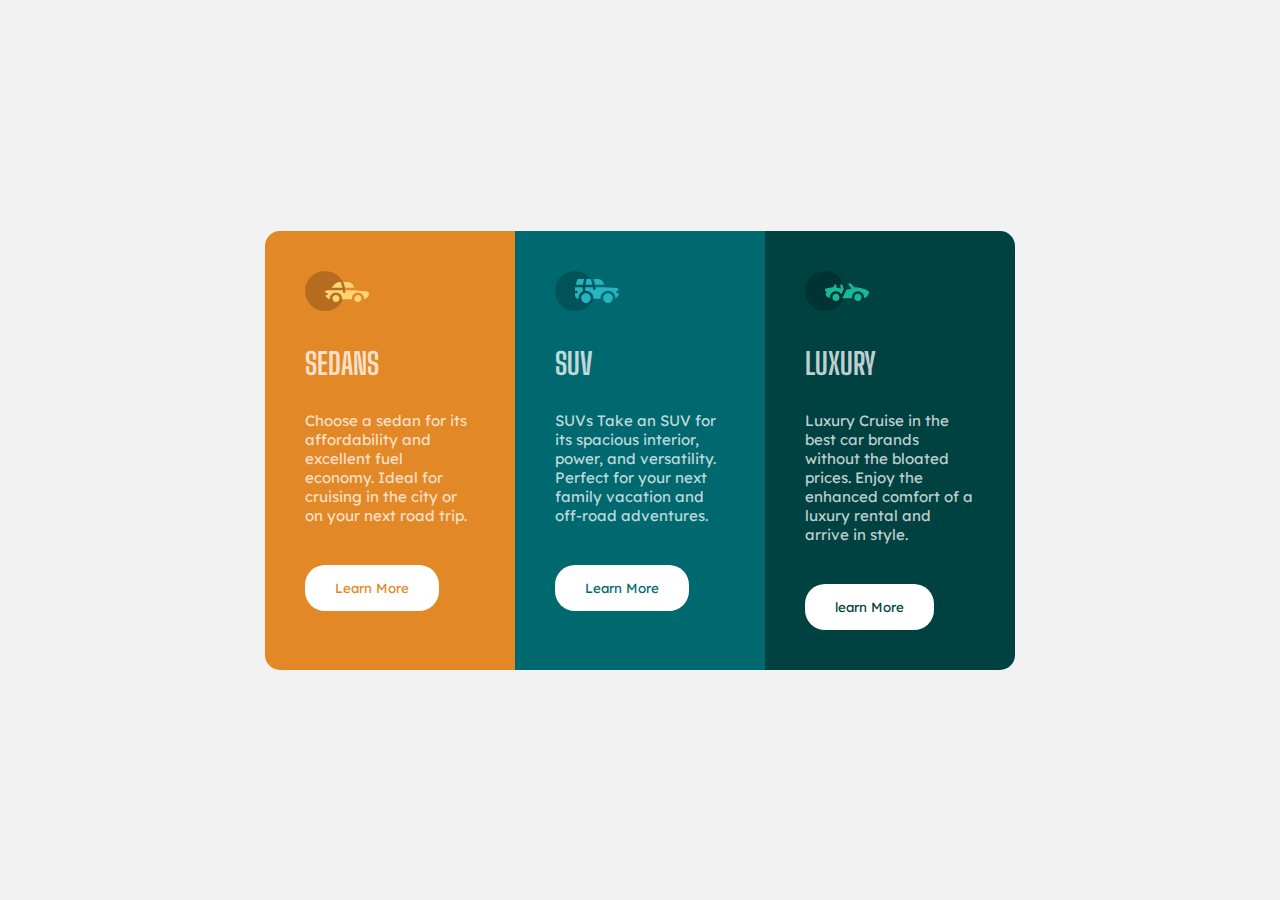
<file: index.html>
<!DOCTYPE html>
<html lang="en">
  <head>
    <meta charset="UTF-8" />
    <meta name="viewport" content="width=device-width, initial-scale=1.0" />
    <!-- displays site properly based on user's device -->

    <link
      rel="icon"
      type="image/png"
      sizes="32x32"
      href="./images/favicon-32x32.png"
    />
  <link rel="stylesheet" href="style.css" />
  <link href="<link rel="preconnect" href="https://fonts.googleapis.com">
  <link rel="preconnect" href="https://fonts.gstatic.com" crossorigin>
  <link 
   href="https://fonts.googleapis.com/css2?family=Big+Shoulders+Display:wght@700&family=Lexend+Deca&display=swap" rel="stylesheet">

    <title>Service Layout</title>
  </head>
  <body>
    <div class="service-container">
      <div class="service service-sedans">
        <img src="./images/icon-sedans.svg" alt="" />
        <h1 class="service-title">Sedans</h1>
        <p class="service-content">Choose a sedan for its affordability and excellent fuel economy.
          Ideal for cruising in the city or on your next road trip.</p>
        <button class="service-button">Learn More</button>
      </div>
      <div class="service service-suv">
        <img src="./images/icon-suvs.svg" alt="" />
        <h1 class="service-title">suv</h1>
        <p class="service-content">SUVs Take an SUV
          for its spacious interior, power, and versatility. Perfect for your next
          family vacation and off-road adventures.</p>
        <button class="service-button">Learn More</button>
      </div>
      <div class="service service-luxury">
        <img src="./images/icon-luxury.svg" alt="" />
        <h1 class="service-title">luxury</h1>
        <p class="service-content">Luxury Cruise in the best car
          brands without the bloated prices. Enjoy the enhanced comfort of a luxury
          rental and arrive in style.</p>
        <button class="service-button">learn More</button>
      </div>
    </div>

    
  </body>
</html>
</file>
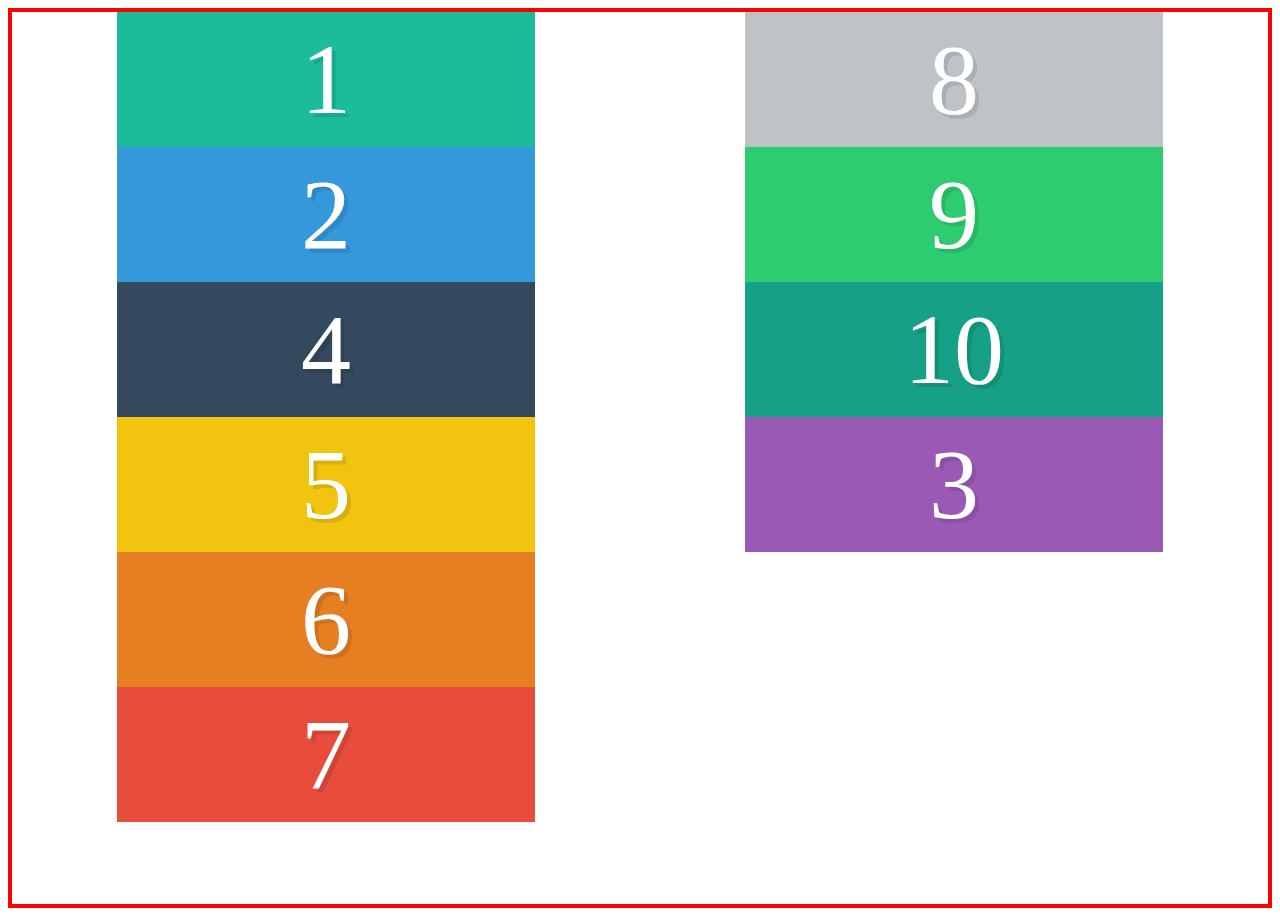
<file: flexbox/index.html>
<!doctype html>
<html lang="en">
<head>
  <meta charset="UTF-8">
  <title>FlexBox Tutorial</title>
  <link rel="stylesheet" href="style.css">
</head>
<body>

  <div class="container">
    <div class="box box1">1</div>
    <div class="box box2">2</div>
    <div class="box box3">3</div>
    <div class="box box4">4</div>
    <div class="box box5">5</div>
    <div class="box box6">6</div>
    <div class="box box7">7</div>
    <div class="box box8">8</div>
    <div class="box box9">9</div>
    <div class="box box10">10</div>
  </div>

</body>
</html>
</file>
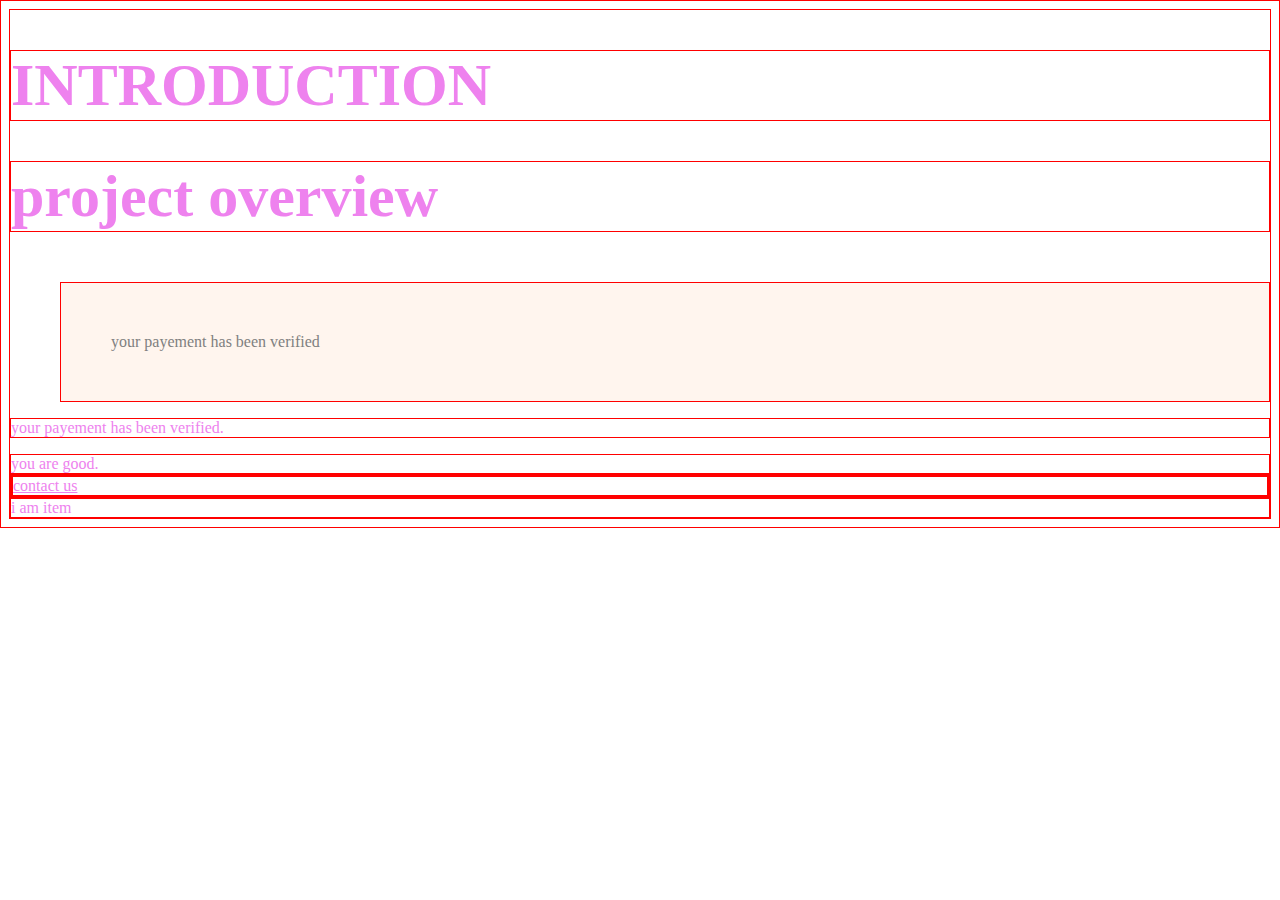
<file: instructions/Index.html>
<!DOCTYPE html>
<html lang="en">
<head>
    <meta charset="UTF-8">
    <meta http-equiv="X-UA-Compatible" content="IE=edge">
    <meta name="viewport" content="width=device-width, initial-scale=1.0">
    <title>css foundation</title>
    <link rel="stylesheet" href="./style.css"></link>
    <style>
        h1 {
            font-size: 60px;
            
        }
    </style>
</head>
<h1>introduction</h1>

<h1 class="project"id="project1">project overview</h1>
<p class=" success-message">
    your payement has been verified
</p>
<p class=""error-message">
your payement has been verified.
</p>
<div class=""success-message">you are good.</div>
<header>
    <div class="menu">
        <div class="item">contact us</div>
    </div>
</header>
<div class="item">i am item</div>
<body>
    
</body>
</html>
</file>
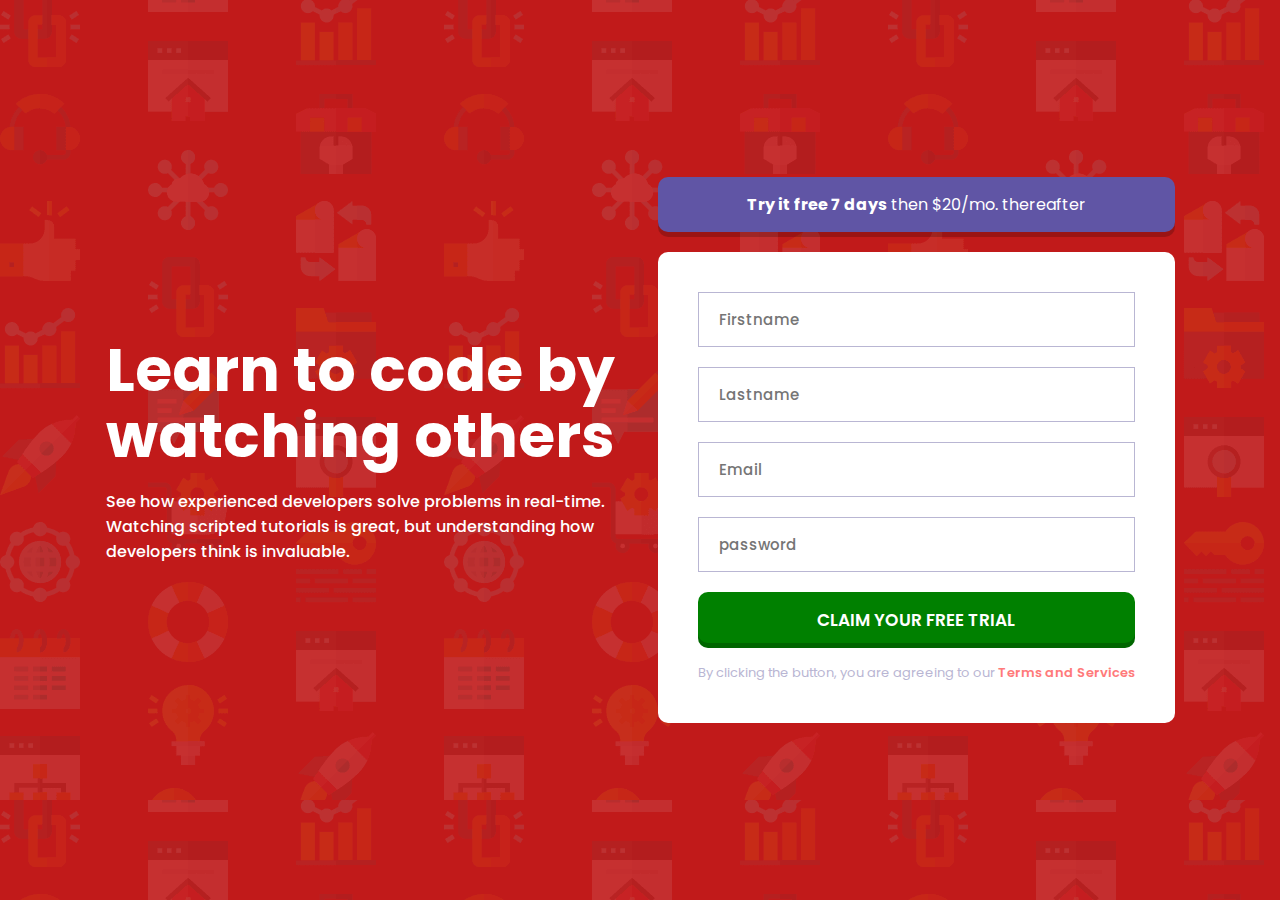
<file: sign-up/index.html>
<!DOCTYPE html>
<html lang="en">
  <head>
    <meta charset="UTF-8" />
    <meta name="viewport" content="width=device-width, initial-scale=1.0" />
    <!-- displays site properly based on user's device -->

    <link
      rel="icon"
      type="image/png"
      sizes="32x32"
      href="./images/favicon-32x32.png"
    />
    <link rel="stylesheet" href="style.css" />

    <link rel="preconnect" href="https://fonts.googleapis.com" />
    <link rel="preconnect" href="https://fonts.gstatic.com" crossorigin />
    <link
      href="https://fonts.googleapis.com/css2?family=Poppins:wght@400;500;600;700&display=swap"
      rel="stylesheet"
    />

    <title>Web Training | Intro component with sign up form</title>
  </head>
  <body>
    <div class="container">
    <div class="leftside">
    <h1 class="main-heading">
      Learn to code by watching others
      </h1>
      <p class="main-content">
        See how experienced developers solve problems in real-time. Watching scripted tutorials is great, 
        but understanding how developers think is invaluable. 

      </p>
      </div>
    <div class="rightside">
      <p class="message">
       <strong>Try it free 7 days</strong> then $20/mo. thereafter
      </p>
      <div class="card">
        <form name="signupform">
          <div class="input-group" id="firstNameGroup">
            <input name="firstName" type="text" placeholder="Firstname">
            <small class="message"></small>
          </div>

          <div class="input-group" id="lastNameGroup">
            <input name="lastName" text="text" placeholder="Lastname">
            <small class="message"></small>
            </div>

            <div class="input-group" id="EmailGroup">
              <input name="Email" type="text"placeholder="Email">
              <small class="message"></small>
              </div>

              <div class="input-group" id="passwordGroup">
                <input name="password" type="password" placeholder="password">
                <small class="message"></small>
                </div>

                <button id="submitButton" class="button">
                  Claim your free trial</button>

      </form>
      <p class="privacy-message">
        By clicking the button, you are agreeing to our <a href="">Terms and Services</a>

      </p>

      </div>
    </div>
    </div>
    <script src="./script.js"></script>
  </body>
</html>
</file>
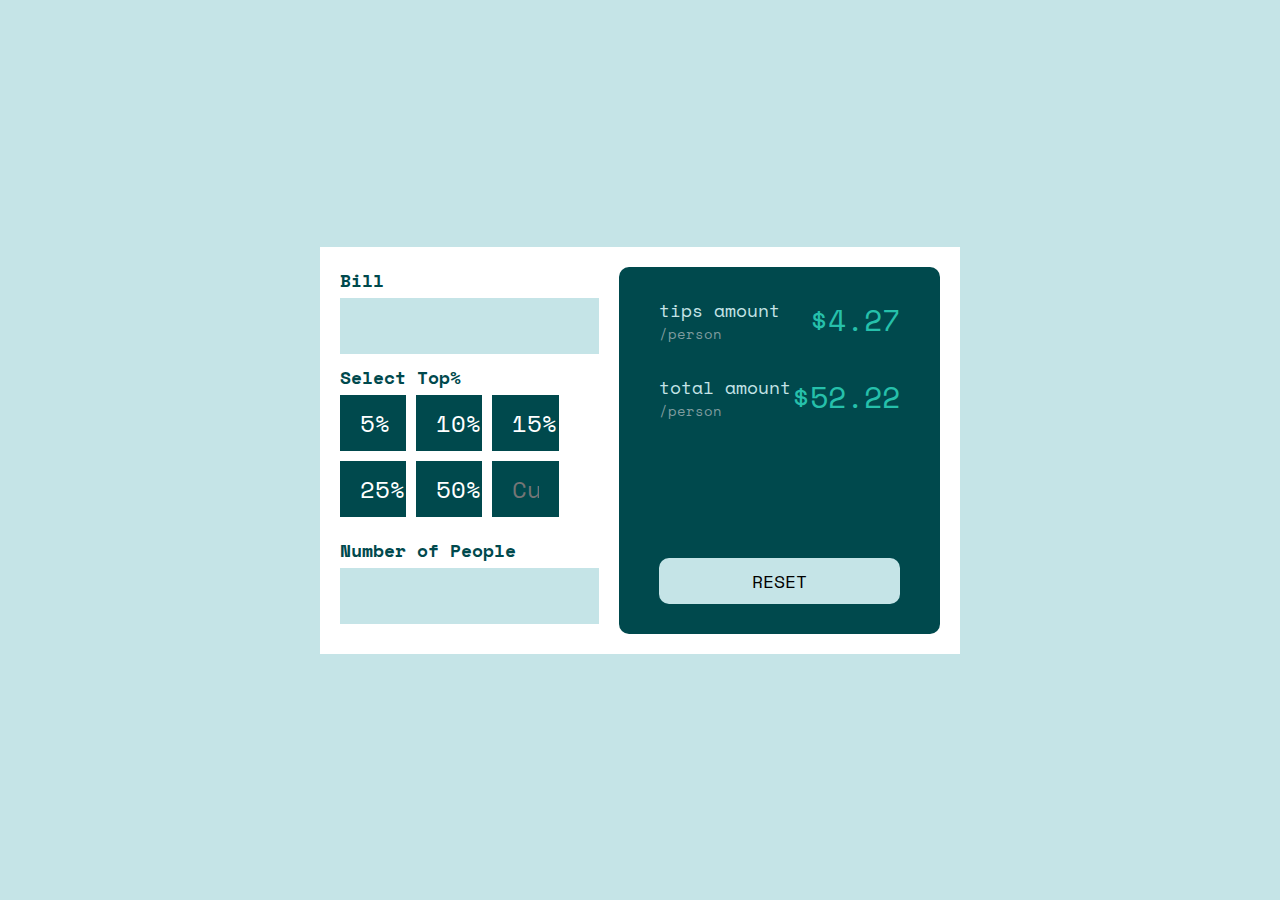
<file: tip-calculator-app-main/index.html>
<!DOCTYPE html>
<html lang="en">
  <head>
    <meta charset="UTF-8" />
    <meta name="viewport" content="width=device-width, initial-scale=1.0" />
    <!-- displays site properly based on user's device -->

    <link
      rel="icon"
      type="image/png"
      sizes="32x32"
      href="./images/favicon-32x32.png"
    />
    <link rel="preconnect" href="https://fonts.googleapis.com">
<link rel="preconnect" href="https://fonts.gstatic.com" crossorigin>
<link href="https://fonts.googleapis.com/css2?family=Space+Mono:wght@700&display=swap" rel="stylesheet">
<link rel="stylesheet" href="style.css">
    <title>Web Training | Tip calculator app</title>
  </head>
  <body>
    <div class="calculator-container">
      <div class="calculator">
        <div class="input-group">
          <label for="">Bill</label>
          <input type="text" name="" id="">
        </div>
        <div class="input-group">
          <label for="">Select Top%</label>
          <div class="Tips-group">
            <button class="button">5%</button>
            <button class="button">10%</button>
            <button class="button">15%</button> 
            <button class="button">25%</button>
            <button class="button">50%</button>
            <input type="text" class="button" placeholder="Custom">
          </div>
        </div>
        <div class="input-group">
          <label for="">Number of People</label>
          <input type="text">
        </div>
      </div>
      <div class="calculation-result">
        <div class="tips-amount calculation-amount">
          <div class="title">
            <div class="main-title">tips amount</div>
            <div class="subtitle">/person</div>
            </div>
          <div class="amount">$4.27</div>
        </div>
        <div class="total-amount calculation-amount">
          <div class="title">
            <div class="main-title">total amount</div>
            <div class="subtitle">/person</div>
            </div>
          <div class="amount">$52.22</div>
        </div>
        <button class="button">Reset</button>

      </div>

    
    </div>
    <script src="./script.js"></script>
  </body>
</html>
</file>
<file: style.css>
*{
    padding: 0;
    margin: 0;
    box-sizing: border-box;

}
body{
    background-color:hsl(0, 0%, 95%);
    min-height: 100vh;
    font-size: 15px;
    display: flex;
    justify-content: center;
    align-items: center;
font-family: 'Lexend Deca', sans-serif;
}
.service-container{
    display: flex;
    justify-content: center;
    border-radius: 15px;
    overflow:hidden;

}
.service{ 
    width: 250px;
    color: hsla(0, 0%, 100%, 0.75);
    padding: 40px;
}

.service-sedans{
    background-color: hsl(31, 77%, 52%);
}
.service-suv{
    background-color:  hsl(184, 100%, 22%);
}
.service-luxury{
    background-color:hsl(179, 100%, 13%);
}

.service-title{
    text-transform: uppercase;
    margin-top: 30px;
    margin-bottom: 30px;
    font-family: 'Big Shoulders Display', cursive;
}
.service-button{
    background-color:white;
    padding: 15px 30px;
    margin-top: 40px;
    border: none;
    border-radius: 20px;
font-family: 'Lexend Deca', sans-serif;
}
.service-sedans .service-button{
    color:hsl(31, 77%, 52%);
}
.service-suv .service-button{
    color: hsl(184, 100%, 22%);
}

.service-luxury .service-button{
    color:hsl(179, 100%, 13%);
}
</file>
<file: flexbox/style.css>
/* Box-sizing border-box */
* {
    box-sizing: border-box; 
}


/* Some default styles to make each box visible */
.box {
  color:white;
  font-size: 100px;
  text-align: center;
  text-shadow:4px 4px 0 rgba(0,0,0,0.1);
  padding:10px;
}

/* Colours for each box */
.box1 { background:#1abc9c;}
.box2 { background:#3498db;}
.box3 { background:#9b59b6;}
.box4 { background:#34495e;}
.box5 { background:#f1c40f;}
.box6 { background:#e67e22;}
.box7 { background:#e74c3c;}
.box8 { background:#bdc3c7;}
.box9 { background:#2ecc71;}
.box10 { background:#16a085;}

/** Write your css here **/

.container{
  display: flex;
  /** flex-start,flex-end,center space-between space-around **/
  /* justify-content: space-around; */
  /** sretch, felx-start, flex-end,center**/
  /* align-items:flex-start; */
  flex-wrap: wrap; 
  flex-direction: column;
  align-items: center;
  
  border: 4px solid red;
height:100vh;
}
.container .box{
  width: 33.33%;
}
.box3{
  order: 2;
}
.box6{
/* align-self:center; */
}
</file>
<file: instructions/style.css>
body{
    background-image: url('https://staticg.sportskeeda.com/editor/2022/10/fd2b9-16652598039107-1920.jpg');
    background-repeat: no-repeat;
    background-position: center;
    background-size: cover;
 } *{
    border: 1px solid red ;
    box-sizing: border-box;


 }
    h1 {
    text-transform: uppercase;


}
.project{
    text-transform: lowercase;
}
*{
    color:violet;
}
#project1{

}
.success-message{
    border: 20px solid hsl(hue, saturation, lightness);
    padding: 50px;
    margin-top: 50px;
    margin-left: 50px;
    


}
.error-message{
    color:red;
    background-color:seashell;
    border: 2px solid hsl(120,100%,25);
    font-size:30px;
    font-weight:bold;
    text-align:center;
    height:200px;
    width: 250px;

}
.message {
    color: gray;
    background-color: seashell;
    font-family:Cambria, Cochin, Georgia, Times, 'Times New Roman';

}

.success-message, .error-message{
    color:gray;
    background-color:seashell;

}
.message.success-message{
    border:2px solid goldenrod;

}
header .item{
    text-decoration: underline;
}
</file>
<file: sign-up/style.css>
*{
    margin:0;
    padding:0;
    box-sizing: border-box;
}

body{
    background-image:url("./images/bg-intro-desktop.png") ;
    background-color:  hsl(0, 76%, 43%) ;
    display: flex;
    align-items: center;
    justify-content: center;
    min-height: 100vh;
    min-height:100vh;
    font-family:'Poppins',sans-serif;

}
.container{
    width: 1280px;
    display:flex;
    justify-content: center;
    align-items: center;
    gap:40px;


    
}
.leftside{
    color: white;
    width: 40%;
}
.main-heading{
    font-size: 60px;
    line-height: 1.1;
}

.main-content{
    margin-top: 20px;
    font-weight: 500;
}
.rightside >.message{
background-color:hsl(248, 32%, 49%);
padding:15px 20px;
color:white;
text-align: center;
border-radius: 10px;
box-shadow: 0 5px 0px 0px rgba(0,0,0,0.2);
}

.card{
    padding: 40px;
    background-color:white;
    border-radius:10px;
    margin-top:20px;
}

.card form input{
    width: 100%;
    padding:15px 20px;
    border:1px solid hsl(246, 25%, 77%);
    
}
input::placeholder,input{
    font-size:15px;
    font-weight:500;
    font-family:'Poppins',sans-serif;
}
input:active,input:focus{
    outline:1px solid hsl(248, 32%, 49%);

}

.input-group{
    margin-bottom: 20px;
}
.input-group.error input{
    border:1px solid hsl(0,100%,74%);

}
.input-group.error .message{
    color:hsl(0,100%,74%);
}
.input-group.error input::placeholder{
    color:hsl(0,100%,74%);
}

.button{
    width:100%;
    background-color: green;
    text-align: center;
    color:white;
    padding:15px 20px;
    border-radius: 10px;
    text-transform:uppercase;
    font-size:17px;
    font-family: 'Poppins';
    font-weight:600;
    border:none;
    box-shadow: inset 0px -5px 0 0 rgba(0,0,0,0.2);

}
.privacy-message{
    margin-top: 15px;
    text-align: center;
    font-size: 13px;
    color: hsl(246, 25%, 77%);

}
.privacy-message a{
    text-decoration: none;
    color:hsl(0,100%,74%);
    font-weight:600;

}
</file>
<file: tip-calculator-app-main/style.css>
*{
    margin:0;
    padding:0;
    box-sizing:border-box;
}

a{
    text-decoration: none;
}

:root{
    /*--means variable*/
    --primary-font:'Space Mono',serif;

    --clr-primary:hsl(172, 67%, 45%);
    --clr-neutral-1:hsl(183, 100%, 15%);
    --clr-neutral-2:hsl(186, 14%, 43%);
    --clr-neutral-3:hsl(184, 14%, 56%);
    --clr-neutral-4:hsl(185, 41%, 84%);
    --clr-neutral-5: hsl(189, 41%, 97%);
    --clr-white: hsl(0, 0%, 100%);


    --font-size:10px;
    --font-input-size: 24px;
}

body{
    min-height:100vh;
    background-color: var(--clr-neutral-4);
    display:flex;
    justify-content: center;
    align-items: center;
    font-family: var(--primary-font);

}
.calculator-container{
    background-color:white;
    padding: 20px;
    display:flex;
    gap:20px;
    width:50vw;


}

.calculator-container .calculator{
    width:50%;
}

label, input{
    display:block;

}
.input-group{
    margin-bottom:10px;
}
.input-group label{
    font-size: 18px;
    color:var(--clr-neutral-1);
    margin-bottom:5px;
    font-weight:700;
}

.input-group input{
    width:100%;
    padding:10px 20px;
    background-color: var(--clr-neutral-4);
    border:none;
    font-family: var(--primary-font);
    color:var(--clr-neutral-1);
    font-size: var(--font-input-size);
    text-align: right;

}

.Tips-group{
    display:flex;
    flex-wrap: wrap;

}

.Tips-group .button{
    background-color: var(--clr-neutral-1);
    padding:10px 20px;
    border:none;
    color:var(--clr-white);
    font-size:var(--font-input-size);
    width:calc(33.33% - 20px);
    margin-right:10px;
    margin-bottom: 10px;
    font-family:var(--primary-font);
    
}


.Tips-group .button:hover{
    background-color: var(--clr-neutral-4);
    color:var(--clr-neutral-1);
    cursor:pointer;
    transition:all 1s;
}

.calculation-result{
    background-color: var(--clr-neutral-1);
    width:60%;
    border-radius:10px;
    padding:30px 40px;
    display:flex;
    flex-direction: column;
}

.calculation-amount{
    display:flex;
    justify-content: space-between;
    margin-bottom: 30px;

}
.main-title{
    color:var(--clr-neutral-4);
    font-size: 18px;
}

.subtitle{
    color:var(--clr-neutral-3);
    font-size: 14px;
}
.amount{
    font-size: 30px;
    color:var(--clr-primary);
}

.calculation-result .button{
    background-color: var(--clr-neutral-4);
    padding: 10px 20px;
    border-radius:10px;
    text-transform: uppercase;
    width:100%;
    border:none;
    margin-top:auto;
    font-family: var(--primary-font);
    font-size: 18px;
}
.calculation-result .button:hover{
    cursor:pointer;
    background-color:var(--clr-primary);
    transition:background-color 0.1s;
    color:var(--clr-neutral-4);
}
</file>
